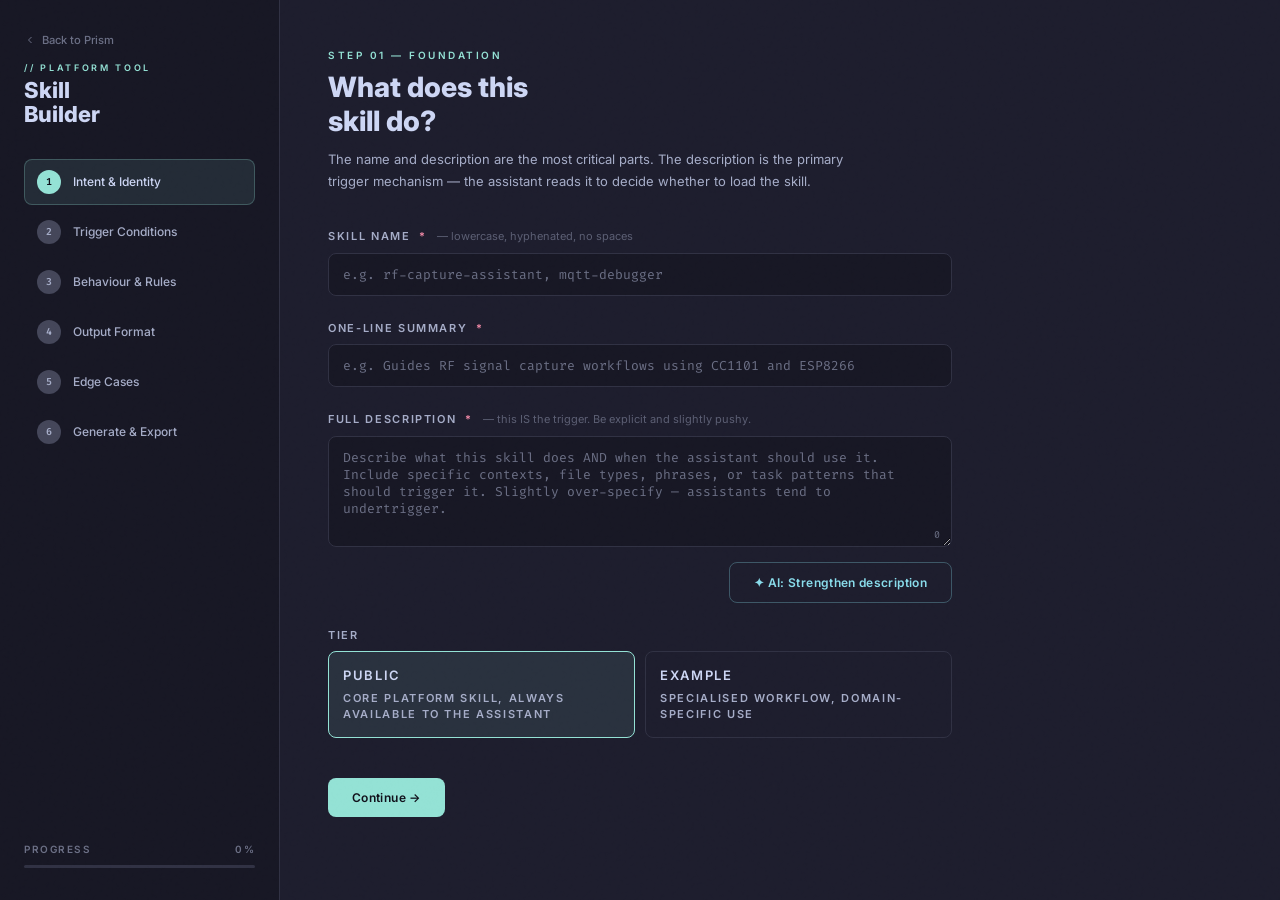
<file: frontend/skill-builder.html>
<!DOCTYPE html>
<html lang="en">
<head>
<meta charset="UTF-8">
<meta name="viewport" content="width=device-width, initial-scale=1.0">
<title>Skill Builder</title>
<link href="https://fonts.googleapis.com/css2?family=Fira+Code:wght@400;500;600&family=Inter:wght@400;500;600;700;800&display=swap" rel="stylesheet">
<style>
  :root {
    --base: #1e1e2e;
    --mantle: #181825;
    --crust: #11111b;
    --surface0: #313244;
    --surface1: #45475a;
    --surface2: #585b70;
    --overlay0: #6c7086;
    --text: #cdd6f4;
    --subtext0: #a6adc8;
    --subtext1: #bac2de;
    --teal: #94e2d5;
    --sky: #89dceb;
    --sapphire: #74c7ec;
    --blue: #89b4fa;
    --lavender: #b4befe;
    --green: #a6e3a1;
    --yellow: #f9e2af;
    --peach: #fab387;
    --red: #f38ba8;
    --accent: var(--teal);
    --accent-dim: rgba(148,226,213,0.10);
    --accent2: var(--red);
    --accent3: var(--sky);
    --bg: var(--base);
    --panel: var(--mantle);
    --border: var(--surface0);
    --border-hi: var(--surface1);
    --muted: var(--overlay0);
    --muted2: var(--surface2);
    --success: var(--green);
    --code: var(--crust);
  }

  * { box-sizing: border-box; margin: 0; padding: 0; }

  body {
    background: var(--bg);
    color: var(--text);
    font-family: 'Inter', -apple-system, BlinkMacSystemFont, 'Segoe UI', Roboto, sans-serif;
    min-height: 100vh;
    overflow-x: hidden;
    font-size: 14px;
    line-height: 1.5;
  }

  /* Subtle noise overlay */
  body::after {
    content: '';
    position: fixed;
    inset: 0;
    background-image: url("data:image/svg+xml,%3Csvg viewBox='0 0 256 256' xmlns='http://www.w3.org/2000/svg'%3E%3Cfilter id='noise'%3E%3CfeTurbulence type='fractalNoise' baseFrequency='0.9' numOctaves='4' stitchTiles='stitch'/%3E%3C/filter%3E%3Crect width='100%25' height='100%25' filter='url(%23noise)' opacity='0.03'/%3E%3C/svg%3E");
    pointer-events: none;
    z-index: 999;
    opacity: 0.25;
  }

  .layout {
    display: grid;
    grid-template-columns: 280px 1fr;
    min-height: 100vh;
  }

  /* Sidebar */
  .sidebar {
    background: var(--panel);
    border-right: 1px solid var(--border);
    padding: 32px 24px;
    position: sticky;
    top: 0;
    height: 100vh;
    display: flex;
    flex-direction: column;
    gap: 32px;
    overflow-y: auto;
  }

  .logo {
    display: flex;
    flex-direction: column;
    gap: 4px;
  }

  .logo-tag {
    font-size: 9px;
    letter-spacing: 0.3em;
    text-transform: uppercase;
    color: var(--accent);
    font-weight: 600;
  }

  .logo-title {
    font-family: 'Inter', sans-serif;
    font-size: 22px;
    font-weight: 800;
    color: var(--text);
    line-height: 1.1;
  }

  /* Steps nav */
  .steps-nav {
    display: flex;
    flex-direction: column;
    gap: 4px;
  }

  .step-item {
    display: flex;
    align-items: center;
    gap: 12px;
    padding: 10px 12px;
    border-radius: 8px;
    cursor: pointer;
    transition: all 0.15s;
    border: 1px solid transparent;
  }

  .step-item:hover { background: var(--surface0); }

  .step-item.active {
    background: var(--accent-dim);
    border-color: rgba(148,226,213,0.25);
  }

  .step-item.completed .step-num { background: var(--success); color: var(--crust); }

  .step-num {
    width: 24px; height: 24px;
    border-radius: 50%;
    background: var(--surface1);
    color: var(--subtext0);
    font-size: 10px;
    font-weight: 600;
    display: flex;
    align-items: center;
    justify-content: center;
    flex-shrink: 0;
    transition: all 0.2s;
    font-family: 'Fira Code', monospace;
  }

  .step-item.active .step-num {
    background: var(--accent);
    color: var(--crust);
  }

  .step-label {
    font-size: 12px;
    color: var(--subtext0);
    transition: color 0.15s;
    font-weight: 500;
  }

  .step-item.active .step-label,
  .step-item.completed .step-label { color: var(--text); }

  /* Progress */
  .progress-wrap {
    margin-top: auto;
  }

  .progress-label {
    font-size: 10px;
    letter-spacing: 0.15em;
    text-transform: uppercase;
    color: var(--muted);
    margin-bottom: 8px;
    display: flex;
    justify-content: space-between;
    font-weight: 600;
  }

  .progress-bar {
    height: 3px;
    background: var(--surface0);
    border-radius: 2px;
    overflow: hidden;
  }

  .progress-fill {
    height: 100%;
    background: var(--accent);
    border-radius: 2px;
    transition: width 0.4s ease;
  }

  /* Main content */
  .main {
    padding: 48px;
    max-width: 720px;
  }

  /* Step panels */
  .step-panel { display: none; }
  .step-panel.active { display: block; }

  .step-header {
    margin-bottom: 36px;
  }

  .step-eyebrow {
    font-size: 10px;
    letter-spacing: 0.25em;
    text-transform: uppercase;
    color: var(--accent);
    margin-bottom: 8px;
    font-weight: 600;
  }

  .step-title {
    font-family: 'Inter', sans-serif;
    font-size: 28px;
    font-weight: 800;
    color: var(--text);
    line-height: 1.2;
    margin-bottom: 10px;
  }

  .step-desc {
    font-size: 13px;
    color: var(--subtext0);
    line-height: 1.7;
    max-width: 520px;
  }

  /* Form fields */
  .field {
    margin-bottom: 24px;
  }

  label {
    display: block;
    font-size: 11px;
    letter-spacing: 0.15em;
    text-transform: uppercase;
    color: var(--subtext0);
    margin-bottom: 8px;
    font-weight: 600;
  }

  label .required { color: var(--accent2); margin-left: 4px; }
  label .hint { color: var(--overlay0); text-transform: none; letter-spacing: 0; font-size: 11px; margin-left: 6px; opacity: 0.8; font-weight: 400; }

  input[type="text"],
  textarea,
  select {
    width: 100%;
    background: var(--panel);
    border: 1px solid var(--border);
    border-radius: 8px;
    padding: 12px 14px;
    color: var(--text);
    font-family: 'Fira Code', monospace;
    font-size: 13px;
    outline: none;
    transition: border-color 0.2s, box-shadow 0.2s;
    resize: vertical;
  }

  input[type="text"]:focus,
  textarea:focus,
  select:focus {
    border-color: var(--accent);
    box-shadow: 0 0 0 3px rgba(148,226,213,0.08);
  }

  input[type="text"]::placeholder,
  textarea::placeholder { color: var(--overlay0); }

  select { appearance: none; cursor: pointer; }
  select option { background: var(--crust); color: var(--text); }

  textarea { min-height: 100px; }

  /* Tag input */
  .tag-wrap {
    background: var(--panel);
    border: 1px solid var(--border);
    border-radius: 8px;
    padding: 8px;
    display: flex;
    flex-wrap: wrap;
    gap: 6px;
    min-height: 48px;
    transition: border-color 0.2s;
    cursor: text;
  }

  .tag-wrap:focus-within {
    border-color: var(--accent);
    box-shadow: 0 0 0 3px rgba(148,226,213,0.08);
  }

  .tag {
    background: var(--accent-dim);
    border: 1px solid rgba(148,226,213,0.25);
    color: var(--accent);
    border-radius: 6px;
    padding: 4px 8px;
    font-size: 11px;
    display: flex;
    align-items: center;
    gap: 6px;
    white-space: nowrap;
    font-family: 'Fira Code', monospace;
    font-weight: 500;
  }

  .tag-remove {
    background: none;
    border: none;
    color: var(--accent);
    cursor: pointer;
    padding: 0;
    font-size: 12px;
    opacity: 0.6;
    line-height: 1;
  }

  .tag-remove:hover { opacity: 1; }

  .tag-input {
    border: none;
    background: transparent;
    color: var(--text);
    font-family: 'Fira Code', monospace;
    font-size: 13px;
    outline: none;
    flex: 1;
    min-width: 120px;
    padding: 4px 6px;
  }

  /* Radio group */
  .radio-group {
    display: grid;
    grid-template-columns: 1fr 1fr;
    gap: 10px;
  }

  .radio-option {
    border: 1px solid var(--border);
    border-radius: 8px;
    padding: 14px;
    cursor: pointer;
    transition: all 0.15s;
    position: relative;
  }

  .radio-option:hover { border-color: var(--surface2); }

  .radio-option input[type="radio"] {
    position: absolute;
    opacity: 0;
    width: 0; height: 0;
  }

  .radio-option.selected {
    border-color: var(--accent);
    background: var(--accent-dim);
  }

  .radio-label {
    font-size: 13px;
    color: var(--text);
    font-weight: 600;
    margin-bottom: 4px;
    display: block;
  }

  .radio-desc {
    font-size: 11px;
    color: var(--subtext0);
    line-height: 1.5;
  }

  /* Textarea with counter */
  .textarea-wrap { position: relative; }
  .char-count {
    position: absolute;
    bottom: 10px;
    right: 12px;
    font-size: 10px;
    color: var(--overlay0);
    pointer-events: none;
    font-family: 'Fira Code', monospace;
  }
  .char-count.warn { color: var(--accent2); }

  /* Divider */
  .divider {
    border: none;
    border-top: 1px solid var(--border);
    margin: 28px 0;
  }

  /* Buttons */
  .btn-row {
    display: flex;
    gap: 10px;
    align-items: center;
    margin-top: 32px;
  }

  .btn {
    padding: 12px 24px;
    border-radius: 8px;
    font-family: 'Inter', sans-serif;
    font-size: 12px;
    font-weight: 600;
    letter-spacing: 0.03em;
    cursor: pointer;
    border: none;
    transition: all 0.15s;
  }

  .btn-primary {
    background: var(--accent);
    color: var(--crust);
  }

  .btn-primary:hover { opacity: 0.88; }
  .btn-primary:active { transform: scale(0.97); }
  .btn-primary:disabled { opacity: 0.35; cursor: not-allowed; transform: none; }

  .btn-ghost {
    background: transparent;
    color: var(--subtext0);
    border: 1px solid var(--border);
  }

  .btn-ghost:hover { border-color: var(--surface2); color: var(--text); }

  .btn-ai {
    background: transparent;
    border: 1px solid rgba(137,220,235,0.3);
    color: var(--accent3);
    display: flex;
    align-items: center;
    gap: 8px;
    margin-left: auto;
  }

  .btn-ai:hover { background: rgba(137,220,235,0.06); border-color: var(--accent3); }
  .btn-ai:disabled { opacity: 0.35; cursor: not-allowed; }

  .btn-ai .spinner {
    width: 12px; height: 12px;
    border: 1.5px solid currentColor;
    border-top-color: transparent;
    border-radius: 50%;
    animation: spin 0.7s linear infinite;
    display: none;
  }

  .btn-ai.loading .spinner { display: block; }
  .btn-ai.loading .btn-ai-label { opacity: 0.6; }

  @keyframes spin { to { transform: rotate(360deg); } }

  /* AI suggestion box */
  .ai-suggestion {
    background: rgba(137,220,235,0.05);
    border: 1px solid rgba(137,220,235,0.2);
    border-radius: 8px;
    padding: 14px;
    font-size: 12px;
    color: var(--accent3);
    line-height: 1.7;
    margin-top: 10px;
    display: none;
    white-space: pre-wrap;
    font-family: 'Fira Code', monospace;
  }

  .ai-suggestion.visible { display: block; }

  .ai-suggestion-header {
    font-size: 9px;
    letter-spacing: 0.2em;
    text-transform: uppercase;
    color: var(--accent3);
    opacity: 0.6;
    margin-bottom: 6px;
    font-weight: 600;
  }

  .apply-btn {
    margin-top: 10px;
    font-size: 11px;
    padding: 6px 12px;
    background: rgba(137,220,235,0.1);
    border: 1px solid rgba(137,220,235,0.3);
    border-radius: 6px;
    color: var(--accent3);
    cursor: pointer;
    font-family: 'Inter', sans-serif;
    font-weight: 600;
    transition: all 0.15s;
  }

  .apply-btn:hover { background: rgba(137,220,235,0.18); }

  /* Output panel */
  .output-header {
    display: flex;
    align-items: center;
    justify-content: space-between;
    margin-bottom: 16px;
  }

  .output-box {
    background: var(--code);
    border: 1px solid var(--border);
    border-radius: 10px;
    overflow: hidden;
  }

  .output-toolbar {
    background: var(--panel);
    border-bottom: 1px solid var(--border);
    padding: 10px 16px;
    display: flex;
    align-items: center;
    justify-content: space-between;
  }

  .output-toolbar-left {
    font-size: 10px;
    letter-spacing: 0.15em;
    text-transform: uppercase;
    color: var(--overlay0);
    font-weight: 600;
  }

  .copy-btn {
    background: var(--surface1);
    border: none;
    border-radius: 6px;
    padding: 5px 12px;
    font-family: 'Inter', sans-serif;
    font-size: 10px;
    color: var(--text);
    cursor: pointer;
    transition: all 0.15s;
    letter-spacing: 0.05em;
    font-weight: 600;
  }

  .copy-btn:hover { background: var(--surface2); }
  .copy-btn.copied { background: var(--success); color: var(--crust); }

  .output-code {
    padding: 24px;
    font-size: 12px;
    line-height: 1.8;
    color: var(--subtext1);
    white-space: pre-wrap;
    overflow-x: auto;
    max-height: 600px;
    overflow-y: auto;
    font-family: 'Fira Code', monospace;
  }

  /* Validation */
  .validation-list {
    display: flex;
    flex-direction: column;
    gap: 8px;
    margin-bottom: 24px;
  }

  .validation-item {
    display: flex;
    align-items: center;
    gap: 10px;
    font-size: 12px;
  }

  .v-dot {
    width: 8px; height: 8px;
    border-radius: 50%;
    flex-shrink: 0;
  }

  .v-dot.ok { background: var(--success); }
  .v-dot.warn { background: var(--yellow); }
  .v-dot.err { background: var(--accent2); }

  .v-label { color: var(--text); font-weight: 500; }
  .v-note { color: var(--overlay0); font-size: 11px; margin-left: auto; font-family: 'Fira Code', monospace; }

  /* Section heading inside step */
  .field-section {
    font-size: 10px;
    letter-spacing: 0.2em;
    text-transform: uppercase;
    color: var(--overlay0);
    margin-bottom: 16px;
    padding-bottom: 8px;
    border-bottom: 1px solid var(--border);
    font-weight: 600;
  }

  /* Back link */
  .back-link {
    text-decoration: none;
    color: var(--overlay0);
    font-size: 0.7rem;
    display: flex;
    align-items: center;
    gap: 0.35rem;
    margin-bottom: 0.5rem;
    transition: color 0.15s;
    font-weight: 500;
  }
  .back-link:hover { color: var(--accent); }

  /* Responsive */
  @media (max-width: 768px) {
    .layout { grid-template-columns: 1fr; }
    .sidebar { position: static; height: auto; }
    .main { padding: 24px; }
    .radio-group { grid-template-columns: 1fr; }
  }
</style>
</head>
<body>
<div class="layout">

  <!-- Sidebar -->
  <aside class="sidebar">
    <div class="logo">
      <a href="/" class="back-link" title="Back to Prism UI">
        <svg width="12" height="12" viewBox="0 0 24 24" fill="none" stroke="currentColor" stroke-width="2"><polyline points="15 18 9 12 15 6"></polyline></svg> Back to Prism
      </a>
      <div class="logo-tag">// Platform Tool</div>
      <div class="logo-title">Skill<br>Builder</div>
    </div>

    <nav class="steps-nav" id="stepsNav">
      <div class="step-item active" data-step="1" onclick="goToStep(1)">
        <div class="step-num">1</div>
        <div class="step-label">Intent & Identity</div>
      </div>
      <div class="step-item" data-step="2" onclick="goToStep(2)">
        <div class="step-num">2</div>
        <div class="step-label">Trigger Conditions</div>
      </div>
      <div class="step-item" data-step="3" onclick="goToStep(3)">
        <div class="step-num">3</div>
        <div class="step-label">Behaviour & Rules</div>
      </div>
      <div class="step-item" data-step="4" onclick="goToStep(4)">
        <div class="step-num">4</div>
        <div class="step-label">Output Format</div>
      </div>
      <div class="step-item" data-step="5" onclick="goToStep(5)">
        <div class="step-num">5</div>
        <div class="step-label">Edge Cases</div>
      </div>
      <div class="step-item" data-step="6" onclick="goToStep(6)">
        <div class="step-num">6</div>
        <div class="step-label">Generate & Export</div>
      </div>
    </nav>

    <div class="progress-wrap">
      <div class="progress-label">
        <span>Progress</span>
        <span id="progressPct">0%</span>
      </div>
      <div class="progress-bar">
        <div class="progress-fill" id="progressFill" style="width:0%"></div>
      </div>
    </div>
  </aside>

  <!-- Main -->
  <main class="main">

    <!-- Step 1: Intent & Identity -->
    <div class="step-panel active" id="step1">
      <div class="step-header">
        <div class="step-eyebrow">Step 01 — Foundation</div>
        <h1 class="step-title">What does this<br>skill do?</h1>
        <p class="step-desc">The name and description are the most critical parts. The description is the primary trigger mechanism — the assistant reads it to decide whether to load the skill.</p>
      </div>

      <div class="field">
        <label>Skill Name <span class="required">*</span> <span class="hint">— lowercase, hyphenated, no spaces</span></label>
        <input type="text" id="skillName" placeholder="e.g. rf-capture-assistant, mqtt-debugger" oninput="updateProgress()" />
      </div>

      <div class="field">
        <label>One-line Summary <span class="required">*</span></label>
        <input type="text" id="skillSummary" placeholder="e.g. Guides RF signal capture workflows using CC1101 and ESP8266" oninput="updateProgress()" />
      </div>

      <div class="field">
        <label>Full Description <span class="required">*</span> <span class="hint">— this IS the trigger. Be explicit and slightly pushy.</span></label>
        <div class="textarea-wrap">
          <textarea id="skillDesc" rows="5" placeholder="Describe what this skill does AND when the assistant should use it. Include specific contexts, file types, phrases, or task patterns that should trigger it. Slightly over-specify — assistants tend to undertrigger." oninput="updateCharCount('skillDesc','descCount'); updateProgress()"></textarea>
          <span class="char-count" id="descCount">0</span>
        </div>
        <div class="btn-row" style="margin-top:10px;">
          <button class="btn btn-ai" id="aiDescBtn" onclick="aiImproveDesc()">
            <div class="spinner"></div>
            <span class="btn-ai-label">✦ AI: Strengthen description</span>
          </button>
        </div>
        <div class="ai-suggestion" id="descSuggestion">
          <div class="ai-suggestion-header">// AI Suggestion</div>
          <div id="descSuggestionText"></div>
          <button class="apply-btn" onclick="applyDescSuggestion()">Apply suggestion →</button>
        </div>
      </div>

      <div class="field">
        <label>Tier</label>
        <div class="radio-group">
          <label class="radio-option selected" id="tierPublic" onclick="selectTier('public')">
            <input type="radio" name="tier" value="public" checked>
            <span class="radio-label">Public</span>
            <span class="radio-desc">Core platform skill, always available to the assistant</span>
          </label>
          <label class="radio-option" id="tierExample" onclick="selectTier('example')">
            <input type="radio" name="tier" value="example">
            <span class="radio-label">Example</span>
            <span class="radio-desc">Specialised workflow, domain-specific use</span>
          </label>
        </div>
      </div>

      <div class="btn-row">
        <button class="btn btn-primary" onclick="nextStep(1)">Continue →</button>
      </div>
    </div>

    <!-- Step 2: Trigger Conditions -->
    <div class="step-panel" id="step2">
      <div class="step-header">
        <div class="step-eyebrow">Step 02 — Triggering</div>
        <h1 class="step-title">When should it<br>fire?</h1>
        <p class="step-desc">Define the exact phrases, contexts, and file types that should activate this skill. Also define what should NOT trigger it to prevent false positives.</p>
      </div>

      <div class="field">
        <label>Trigger Phrases <span class="hint">— press Enter to add each one</span></label>
        <div class="tag-wrap" id="triggerWrap" onclick="focusTriggerInput()">
          <input class="tag-input" id="triggerInput" placeholder='Type a phrase, press Enter...' onkeydown="handleTagInput(event, 'triggers')" />
        </div>
      </div>

      <div class="field">
        <label>File Types / Extensions <span class="hint">— e.g. .docx, .pptx, .csv</span></label>
        <div class="tag-wrap" id="fileTypeWrap" onclick="focusFileInput()">
          <input class="tag-input" id="fileTypeInput" placeholder='Type extension, press Enter...' onkeydown="handleTagInput(event, 'fileTypes')" />
        </div>
      </div>

      <div class="field">
        <label>Explicit Exclusions <span class="hint">— what should NOT trigger this skill</span></label>
        <textarea id="exclusions" rows="3" placeholder="e.g. Do NOT trigger for simple single-step queries. Do NOT use when the deliverable is a Word doc, not a spreadsheet."></textarea>
      </div>

      <div class="field">
        <label>Complexity threshold</label>
        <div class="radio-group">
          <label class="radio-option selected" id="complexSimple" onclick="selectComplexity('simple')">
            <input type="radio" name="complexity" value="simple" checked>
            <span class="radio-label">Any complexity</span>
            <span class="radio-desc">Fires even on simple one-step requests</span>
          </label>
          <label class="radio-option" id="complexMulti" onclick="selectComplexity('multi')">
            <input type="radio" name="complexity" value="multi">
            <span class="radio-label">Multi-step only</span>
            <span class="radio-desc">Only fires for complex, multi-part tasks</span>
          </label>
        </div>
      </div>

      <div class="btn-row">
        <button class="btn btn-ghost" onclick="prevStep(2)">← Back</button>
        <button class="btn btn-primary" onclick="nextStep(2)">Continue →</button>
        <button class="btn btn-ai" id="aiTriggerBtn" onclick="aiSuggestTriggers()">
          <div class="spinner"></div>
          <span class="btn-ai-label">✦ AI: Suggest triggers</span>
        </button>
      </div>
      <div class="ai-suggestion" id="triggerSuggestion">
        <div class="ai-suggestion-header">// AI Suggestion</div>
        <div id="triggerSuggestionText"></div>
      </div>
    </div>

    <!-- Step 3: Behaviour & Rules -->
    <div class="step-panel" id="step3">
      <div class="step-header">
        <div class="step-eyebrow">Step 03 — Instructions</div>
        <h1 class="step-title">How should it<br>behave?</h1>
        <p class="step-desc">The body of the SKILL.md — the step-by-step instructions the assistant follows when the skill triggers. Be explicit. Avoid ambiguity.</p>
      </div>

      <div class="field">
        <label>Overview / Purpose <span class="hint">— one paragraph explaining the skill's role</span></label>
        <textarea id="overview" rows="3" placeholder="e.g. This skill guides the assistant through RF capture workflows, ensuring correct wiring verification before any capture session and safe frequency handling..."></textarea>
      </div>

      <div class="field">
        <label>Step-by-step Instructions <span class="hint">— numbered steps the assistant must follow</span></label>
        <textarea id="instructions" rows="8" placeholder="1. First, always verify hardware connections before proceeding&#10;2. Check that the CC1101 is responding on SPI...&#10;3. ..."></textarea>
      </div>

      <div class="field">
        <label>DO Rules <span class="hint">— explicit positive requirements</span></label>
        <textarea id="doRules" rows="4" placeholder="- Always verify board-specific datasheets before wiring guidance&#10;- Always provide color-coded wire diagrams&#10;- Always confirm frequency is legal in user's region"></textarea>
      </div>

      <div class="field">
        <label>DO NOT Rules <span class="hint">— hard prohibitions</span></label>
        <textarea id="dontRules" rows="4" placeholder="- Do NOT provide confident pin assignments without verified datasheet&#10;- Do NOT suggest frequencies without legal verification&#10;- Do NOT skip hardware verification step"></textarea>
      </div>

      <div class="btn-row">
        <button class="btn btn-ghost" onclick="prevStep(3)">← Back</button>
        <button class="btn btn-primary" onclick="nextStep(3)">Continue →</button>
        <button class="btn btn-ai" id="aiBehaviourBtn" onclick="aiSuggestBehaviour()">
          <div class="spinner"></div>
          <span class="btn-ai-label">✦ AI: Draft instructions</span>
        </button>
      </div>
      <div class="ai-suggestion" id="behaviourSuggestion">
        <div class="ai-suggestion-header">// AI Suggestion</div>
        <div id="behaviourSuggestionText"></div>
        <button class="apply-btn" onclick="applyBehaviourSuggestion()">Apply to instructions →</button>
      </div>
    </div>

    <!-- Step 4: Output Format -->
    <div class="step-panel" id="step4">
      <div class="step-header">
        <div class="step-eyebrow">Step 04 — Output</div>
        <h1 class="step-title">What does it<br>produce?</h1>
        <p class="step-desc">Define the expected output — files, formats, structure. This tells the assistant exactly what success looks like.</p>
      </div>

      <div class="field">
        <label>Primary Output Type</label>
        <select id="outputType">
          <option value="none">No file output — in-conversation response</option>
          <option value="markdown">.md — Markdown document</option>
          <option value="docx">.docx — Word document</option>
          <option value="pdf">.pdf — PDF document</option>
          <option value="pptx">.pptx — PowerPoint presentation</option>
          <option value="xlsx">.xlsx — Spreadsheet</option>
          <option value="html">.html — HTML artifact</option>
          <option value="code">Code file(s)</option>
          <option value="multiple">Multiple file types</option>
          <option value="custom">Custom / other</option>
        </select>
      </div>

      <div class="field">
        <label>Output Structure <span class="hint">— describe the shape of the output</span></label>
        <textarea id="outputStructure" rows="4" placeholder="e.g. A .md file with sections: Overview, Wiring Diagram, Capture Commands, Troubleshooting. Always ends with a safety checklist.&#10;&#10;Or: Inline response only — numbered steps, no headers, plain prose."></textarea>
      </div>

      <div class="field">
        <label>Tone / Style</label>
        <select id="outputTone">
          <option value="technical">Technical — precise, exact commands, no fluff</option>
          <option value="concierge">Concierge — warm, guided, one step at a time</option>
          <option value="analytical">Analytical — data-driven, shows workings</option>
          <option value="educational">Educational — explains concepts alongside instructions</option>
          <option value="brutal">Brutally concise — minimum words, maximum signal</option>
          <option value="custom">Custom (describe in notes)</option>
        </select>
      </div>

      <div class="field">
        <label>Output Notes <span class="hint">— anything else about format or quality standards</span></label>
        <textarea id="outputNotes" rows="3" placeholder="e.g. Always show exact commands in code blocks. Never summarise hardware pin assignments — always show the full table."></textarea>
      </div>

      <div class="btn-row">
        <button class="btn btn-ghost" onclick="prevStep(4)">← Back</button>
        <button class="btn btn-primary" onclick="nextStep(4)">Continue →</button>
      </div>
    </div>

    <!-- Step 5: Edge Cases -->
    <div class="step-panel" id="step5">
      <div class="step-header">
        <div class="step-eyebrow">Step 05 — Robustness</div>
        <h1 class="step-title">What could go<br>wrong?</h1>
        <p class="step-desc">Edge cases, failure modes, and ambiguous situations. A skill without these will silently degrade on unusual inputs.</p>
      </div>

      <div class="field">
        <label>Known Edge Cases <span class="hint">— situations that need special handling</span></label>
        <textarea id="edgeCases" rows="5" placeholder="e.g. If the user uploads a file but doesn't specify format, default to .xlsx.&#10;If the user asks for both PDF and DOCX output, produce both.&#10;If the task is ambiguous between two skills, prefer X over Y because..."></textarea>
      </div>

      <div class="field">
        <label>Dependencies / Compatibility <span class="hint">— tools, libraries, platform requirements</span></label>
        <textarea id="dependencies" rows="3" placeholder="e.g. Requires bash_tool for file creation. Requires python3 with pypdf installed. Only works in the assistant Code, not the assistant.ai."></textarea>
      </div>

      <div class="field">
        <label>Related Skills <span class="hint">— skills this might conflict or overlap with</span></label>
        <textarea id="relatedSkills" rows="3" placeholder="e.g. Overlaps with pdf-reading for extraction tasks — prefer this skill when the task also involves creation.&#10;Conflicts with docx when output type is ambiguous."></textarea>
      </div>

      <div class="field">
        <label>Additional Notes <span class="hint">— anything else the skill author wants to capture</span></label>
        <textarea id="additionalNotes" rows="3" placeholder="Free-form notes, caveats, version history, known issues..."></textarea>
      </div>

      <div class="btn-row">
        <button class="btn btn-ghost" onclick="prevStep(5)">← Back</button>
        <button class="btn btn-primary" onclick="nextStep(5)">Generate Skill →</button>
        <button class="btn btn-ai" id="aiEdgeBtn" onclick="aiSuggestEdgeCases()">
          <div class="spinner"></div>
          <span class="btn-ai-label">✦ AI: Suggest edge cases</span>
        </button>
      </div>
      <div class="ai-suggestion" id="edgeSuggestion">
        <div class="ai-suggestion-header">// AI Suggestion</div>
        <div id="edgeSuggestionText"></div>
        <button class="apply-btn" onclick="applyEdgeSuggestion()">Apply to edge cases →</button>
      </div>
    </div>

    <!-- Step 6: Generate -->
    <div class="step-panel" id="step6">
      <div class="step-header">
        <div class="step-eyebrow">Step 06 — Export</div>
        <h1 class="step-title">Your SKILL.md</h1>
        <p class="step-desc">Generated from your inputs. Copy this into a <code style="color:var(--accent);font-size:12px;font-family:'Fira Code',monospace">SKILL.md</code> file inside your skill folder at <code style="color:var(--accent);font-size:12px;font-family:'Fira Code',monospace">/mnt/skills/</code>.</p>
      </div>

      <div class="validation-list" id="validationList"></div>

      <div class="output-box">
        <div class="output-toolbar">
          <span class="output-toolbar-left">// SKILL.md</span>
          <button class="copy-btn" id="copyBtn" onclick="copyOutput()">Copy</button>
        </div>
        <pre class="output-code" id="outputCode"></pre>
      </div>

      <div class="btn-row" style="margin-top:24px;">
        <button class="btn btn-ghost" onclick="prevStep(6)">← Back</button>
        <button class="btn btn-ai" id="aiRefineBtn" onclick="aiRefineSkill()">
          <div class="spinner"></div>
          <span class="btn-ai-label">✦ AI: Refine entire skill</span>
        </button>
      </div>
      <div class="ai-suggestion" id="refineSuggestion">
        <div class="ai-suggestion-header">// AI Refinement</div>
        <div id="refineSuggestionText"></div>
        <button class="apply-btn" onclick="applyRefinedSkill()">Replace with refined version →</button>
      </div>
    </div>

  </main>
</div>

<script>
  // State
  const state = {
    currentStep: 1,
    totalSteps: 6,
    tier: 'public',
    complexity: 'simple',
    outputType: 'none',
    triggers: [],
    fileTypes: [],
    aiDescSuggestion: '',
    aiBehaviourSuggestion: '',
    aiEdgeSuggestion: '',
    aiRefinedSkill: ''
  };

  // Navigation
  function goToStep(n) {
    document.querySelectorAll('.step-panel').forEach(p => p.classList.remove('active'));
    document.querySelectorAll('.step-item').forEach(i => i.classList.remove('active'));
    document.getElementById('step' + n).classList.add('active');
    document.querySelector('[data-step="' + n + '"]').classList.add('active');
    state.currentStep = n;
    updateProgress();
    if (n === 6) generateOutput();
  }

  function nextStep(current) {
    if (current < state.totalSteps) goToStep(current + 1);
    markCompleted(current);
  }

  function prevStep(current) {
    if (current > 1) goToStep(current - 1);
  }

  function markCompleted(step) {
    const item = document.querySelector('[data-step="' + step + '"]');
    if (item) item.classList.add('completed');
  }

  function updateProgress() {
    const filled = document.querySelectorAll('.step-item.completed').length;
    const pct = Math.round((filled / state.totalSteps) * 100);
    document.getElementById('progressFill').style.width = pct + '%';
    document.getElementById('progressPct').textContent = pct + '%';
  }

  // Tier selection
  function selectTier(val) {
    state.tier = val;
    document.getElementById('tierPublic').classList.toggle('selected', val === 'public');
    document.getElementById('tierExample').classList.toggle('selected', val === 'example');
  }

  // Complexity selection
  function selectComplexity(val) {
    state.complexity = val;
    document.getElementById('complexSimple').classList.toggle('selected', val === 'simple');
    document.getElementById('complexMulti').classList.toggle('selected', val === 'multi');
  }

  // Tag inputs
  function handleTagInput(e, type) {
    if (e.key === 'Enter') {
      e.preventDefault();
      const inputId = type === 'triggers' ? 'triggerInput' : 'fileTypeInput';
      const wrapId  = type === 'triggers' ? 'triggerWrap'  : 'fileTypeWrap';
      const val = document.getElementById(inputId).value.trim();
      if (!val) return;
      if (type === 'triggers' && !state.triggers.includes(val)) {
        state.triggers.push(val);
        renderTags('triggers', 'triggerWrap', 'triggerInput');
      } else if (type === 'fileTypes' && !state.fileTypes.includes(val)) {
        state.fileTypes.push(val);
        renderTags('fileTypes', 'fileTypeWrap', 'fileTypeInput');
      }
    }
  }

  function renderTags(type, wrapId, inputId) {
    const wrap = document.getElementById(wrapId);
    const arr = type === 'triggers' ? state.triggers : state.fileTypes;
    const existing = wrap.querySelectorAll('.tag');
    existing.forEach(t => t.remove());
    arr.forEach((val, i) => {
      const tag = document.createElement('div');
      tag.className = 'tag';
      tag.innerHTML = `${val}<button class="tag-remove" onclick="removeTag('${type}',${i})">×</button>`;
      wrap.insertBefore(tag, wrap.querySelector('input'));
    });
    document.getElementById(inputId).value = '';
  }

  function removeTag(type, i) {
    if (type === 'triggers') state.triggers.splice(i, 1);
    else state.fileTypes.splice(i, 1);
    const wrapId  = type === 'triggers' ? 'triggerWrap'  : 'fileTypeWrap';
    const inputId = type === 'triggers' ? 'triggerInput' : 'fileTypeInput';
    renderTags(type, wrapId, inputId);
  }

  function focusTriggerInput() { document.getElementById('triggerInput').focus(); }
  function focusFileInput()    { document.getElementById('fileTypeInput').focus(); }

  // Char count
  function updateCharCount(textareaId, counterId) {
    const len = document.getElementById(textareaId).value.length;
    const el  = document.getElementById(counterId);
    el.textContent = len;
    el.classList.toggle('warn', len > 800);
  }

  // Collect all data
  function collectData() {
    return {
      name:         document.getElementById('skillName').value.trim(),
      summary:      document.getElementById('skillSummary').value.trim(),
      desc:         document.getElementById('skillDesc').value.trim(),
      tier:         state.tier,
      triggers:     state.triggers,
      fileTypes:    state.fileTypes,
      exclusions:   document.getElementById('exclusions').value.trim(),
      complexity:   state.complexity,
      overview:     document.getElementById('overview').value.trim(),
      instructions: document.getElementById('instructions').value.trim(),
      doRules:      document.getElementById('doRules').value.trim(),
      dontRules:    document.getElementById('dontRules').value.trim(),
      outputType:   document.getElementById('outputType').value,
      outputStruct: document.getElementById('outputStructure').value.trim(),
      outputTone:   document.getElementById('outputTone').value,
      outputNotes:  document.getElementById('outputNotes').value.trim(),
      edgeCases:    document.getElementById('edgeCases').value.trim(),
      dependencies: document.getElementById('dependencies').value.trim(),
      relatedSkills:document.getElementById('relatedSkills').value.trim(),
      notes:        document.getElementById('additionalNotes').value.trim()
    };
  }

  // Generate SKILL.md
  function generateOutput() {
    const d = collectData();
    let md = '';

    // Frontmatter
    md += `---\n`;
    md += `name: ${d.name || 'unnamed-skill'}\n`;
    const descForFrontmatter = d.desc || d.summary || 'No description provided.';
    md += `description: "${descForFrontmatter.replace(/"/g, '\\"')}"\n`;
    if (d.dependencies) md += `compatibility: "${d.dependencies.replace(/"/g, '\\"')}"\n`;
    md += `---\n\n`;

    // Title
    md += `# ${d.name || 'Skill'}\n\n`;

    // Overview
    if (d.overview) {
      md += `## Overview\n\n${d.overview}\n\n`;
    }

    // Triggers summary
    if (d.triggers.length || d.fileTypes.length || d.exclusions) {
      md += `## When to Use\n\n`;
      if (d.triggers.length) {
        md += `**Trigger phrases:** ${d.triggers.join(', ')}\n\n`;
      }
      if (d.fileTypes.length) {
        md += `**File types:** ${d.fileTypes.join(', ')}\n\n`;
      }
      if (d.complexity === 'multi') {
        md += `**Complexity:** Only trigger for multi-step, complex tasks — not simple single-step queries.\n\n`;
      }
      if (d.exclusions) {
        md += `**Do NOT trigger when:**\n${d.exclusions}\n\n`;
      }
    }

    // Instructions
    if (d.instructions) {
      md += `## Instructions\n\n${d.instructions}\n\n`;
    }

    // Do / Don't
    if (d.doRules || d.dontRules) {
      md += `## Rules\n\n`;
      if (d.doRules) md += `### Always\n\n${d.doRules}\n\n`;
      if (d.dontRules) md += `### Never\n\n${d.dontRules}\n\n`;
    }

    // Output
    if (d.outputType !== 'none' || d.outputStruct || d.outputNotes) {
      md += `## Output\n\n`;
      if (d.outputType !== 'none') md += `**Primary format:** ${d.outputType}\n\n`;
      if (d.outputTone)   md += `**Tone:** ${d.outputTone}\n\n`;
      if (d.outputStruct) md += `**Structure:**\n${d.outputStruct}\n\n`;
      if (d.outputNotes)  md += `**Quality standards:**\n${d.outputNotes}\n\n`;
    }

    // Edge cases
    if (d.edgeCases) {
      md += `## Edge Cases\n\n${d.edgeCases}\n\n`;
    }

    // Related skills
    if (d.relatedSkills) {
      md += `## Related Skills\n\n${d.relatedSkills}\n\n`;
    }

    // Additional notes
    if (d.notes) {
      md += `## Notes\n\n${d.notes}\n\n`;
    }

    document.getElementById('outputCode').textContent = md.trim();
    runValidation(d);
  }

  // Validation
  function runValidation(d) {
    const items = [
      { ok: !!d.name,         label: 'Skill name defined',             note: d.name || 'missing' },
      { ok: d.desc.length > 60, label: 'Description is substantive',  note: d.desc.length + ' chars' },
      { ok: d.triggers.length > 0, label: 'Trigger phrases defined',  note: d.triggers.length + ' phrases' },
      { ok: !!d.instructions, label: 'Instructions provided',          note: d.instructions ? 'present' : 'empty' },
      { ok: !!d.doRules || !!d.dontRules, label: 'Rules defined',     note: 'DO / DO NOT' },
      { ok: !!d.edgeCases,    label: 'Edge cases covered',             note: d.edgeCases ? 'present' : 'consider adding' }
    ];

    const list = document.getElementById('validationList');
    list.innerHTML = items.map(item => `
      <div class="validation-item">
        <div class="v-dot ${item.ok ? 'ok' : 'warn'}"></div>
        <span class="v-label">${item.label}</span>
        <span class="v-note">${item.note}</span>
      </div>
    `).join('');
  }

  // Copy
  function copyOutput() {
    const text = document.getElementById('outputCode').textContent;
    navigator.clipboard.writeText(text).then(() => {
      const btn = document.getElementById('copyBtn');
      btn.textContent = 'Copied!';
      btn.classList.add('copied');
      setTimeout(() => { btn.textContent = 'Copy'; btn.classList.remove('copied'); }, 2000);
    });
  }

  // === AI FUNCTIONS ===

  async function callthe assistant(systemPrompt, userPrompt, btnId) {
    const btn = document.getElementById(btnId);
    btn.disabled = true;
    btn.classList.add('loading');
    try {
      const res = await fetch("https://api.anthropic.com/v1/messages", {
        method: "POST",
        headers: { "Content-Type": "application/json" },
        body: JSON.stringify({
          model: "the assistant-sonnet-4-20250514",
          max_tokens: 1000,
          system: systemPrompt,
          messages: [{ role: "user", content: userPrompt }]
        })
      });
      const data = await res.json();
      if (data.error) return `Error: ${data.error.message}`;
      return data.content.filter(b => b.type === "text").map(b => b.text).join("").trim();
    } catch (e) {
      return `Network error: ${e.message}`;
    } finally {
      btn.disabled = false;
      btn.classList.remove('loading');
    }
  }

  async function aiImproveDesc() {
    const name    = document.getElementById('skillName').value.trim();
    const summary = document.getElementById('skillSummary').value.trim();
    const current = document.getElementById('skillDesc').value.trim();

    const result = await callthe assistant(
      `You are an expert at writing skill descriptions for an AI assistant platform. Skill descriptions are the PRIMARY trigger mechanism — the assistant reads them to decide whether to load the skill. They must be explicit, specific, and slightly "pushy" to avoid undertriggering. Do NOT use markdown headers, bullet points, or lists. Return only the improved description text, nothing else.`,
      `Skill name: ${name}\nSummary: ${summary}\nCurrent description: ${current || '(empty)'}\n\nWrite an improved version that is more specific about when to trigger, covers more edge cases, and is slightly pushy about using the skill. Keep it to 2-4 sentences.`,
      'aiDescBtn'
    );

    state.aiDescSuggestion = result;
    document.getElementById('descSuggestionText').textContent = result;
    document.getElementById('descSuggestion').classList.add('visible');
  }

  function applyDescSuggestion() {
    document.getElementById('skillDesc').value = state.aiDescSuggestion;
    updateCharCount('skillDesc', 'descCount');
    document.getElementById('descSuggestion').classList.remove('visible');
  }

  async function aiSuggestTriggers() {
    const name    = document.getElementById('skillName').value.trim();
    const desc    = document.getElementById('skillDesc').value.trim();
    const summary = document.getElementById('skillSummary').value.trim();

    const result = await callthe assistant(
      `You are an expert at designing skill triggering systems for AI assistants. Given a skill's name and description, suggest trigger phrases, exclusions, and file types. Return a plain text list — no markdown, no headers. Format: "Trigger phrases: x, y, z" then newline "Exclusions: ..." then newline "File types: ..." Use only what's relevant; omit sections that don't apply.`,
      `Skill: ${name}\nDescription: ${desc || summary}\n\nSuggest specific trigger phrases, any file type associations, and explicit exclusions to prevent false positives.`,
      'aiTriggerBtn'
    );

    document.getElementById('triggerSuggestionText').textContent = result;
    document.getElementById('triggerSuggestion').classList.add('visible');
  }

  async function aiSuggestBehaviour() {
    const name    = document.getElementById('skillName').value.trim();
    const desc    = document.getElementById('skillDesc').value.trim();
    const summary = document.getElementById('skillSummary').value.trim();

    const result = await callthe assistant(
      `You are an expert at writing step-by-step instructions for AI skill files. Write clear, numbered instructions that an AI assistant would follow when this skill triggers. Be specific, technical, and unambiguous. Include DO and DO NOT rules at the end. Plain text only — no markdown headers.`,
      `Skill: ${name}\nDescription: ${desc || summary}\n\nDraft the instructions section of the SKILL.md. Number each step. After the steps, add 3-4 "Always" rules and 3-4 "Never" rules on separate lines.`,
      'aiBehaviourBtn'
    );

    state.aiBehaviourSuggestion = result;
    document.getElementById('behaviourSuggestionText').textContent = result;
    document.getElementById('behaviourSuggestion').classList.add('visible');
  }

  function applyBehaviourSuggestion() {
    document.getElementById('instructions').value = state.aiBehaviourSuggestion;
    document.getElementById('behaviourSuggestion').classList.remove('visible');
  }

  async function aiSuggestEdgeCases() {
    const d = collectData();

    const result = await callthe assistant(
      `You are an expert at anticipating failure modes and edge cases in AI skill design. Given a skill's purpose and rules, identify the most likely edge cases, conflicts with other skills, and ambiguous situations. Be specific and practical. Plain text, numbered list.`,
      `Skill: ${d.name}\nDescription: ${d.desc || d.summary}\nInstructions: ${d.instructions}\nDO: ${d.doRules}\nDON'T: ${d.dontRules}\n\nList the top 4-6 edge cases this skill should explicitly handle, and any potential conflicts with other skills.`,
      'aiEdgeBtn'
    );

    state.aiEdgeSuggestion = result;
    document.getElementById('edgeSuggestionText').textContent = result;
    document.getElementById('edgeSuggestion').classList.add('visible');
  }

  function applyEdgeSuggestion() {
    document.getElementById('edgeCases').value = state.aiEdgeSuggestion;
    document.getElementById('edgeSuggestion').classList.remove('visible');
  }

  async function aiRefineSkill() {
    const current = document.getElementById('outputCode').textContent;

    const result = await callthe assistant(
      `You are an expert at writing SKILL.md files for an AI assistant platform. Given a draft SKILL.md, refine it to be cleaner, more precise, better structured, and with a stronger description that will reliably trigger. Return ONLY the complete refined SKILL.md — no commentary, no preamble, no code fences.`,
      `Here is the current SKILL.md:\n\n${current}\n\nRefine it. Keep all the user's intent. Improve: description trigger strength, instruction clarity, rule specificity, and overall structure. Return only the complete file.`,
      'aiRefineBtn'
    );

    state.aiRefinedSkill = result;
    document.getElementById('refineSuggestionText').textContent = result.substring(0, 300) + (result.length > 300 ? '...' : '');
    document.getElementById('refineSuggestion').classList.add('visible');
  }

  function applyRefinedSkill() {
    document.getElementById('outputCode').textContent = state.aiRefinedSkill;
    document.getElementById('refineSuggestion').classList.remove('visible');
  }
</script>
</body>
</html>
</file>
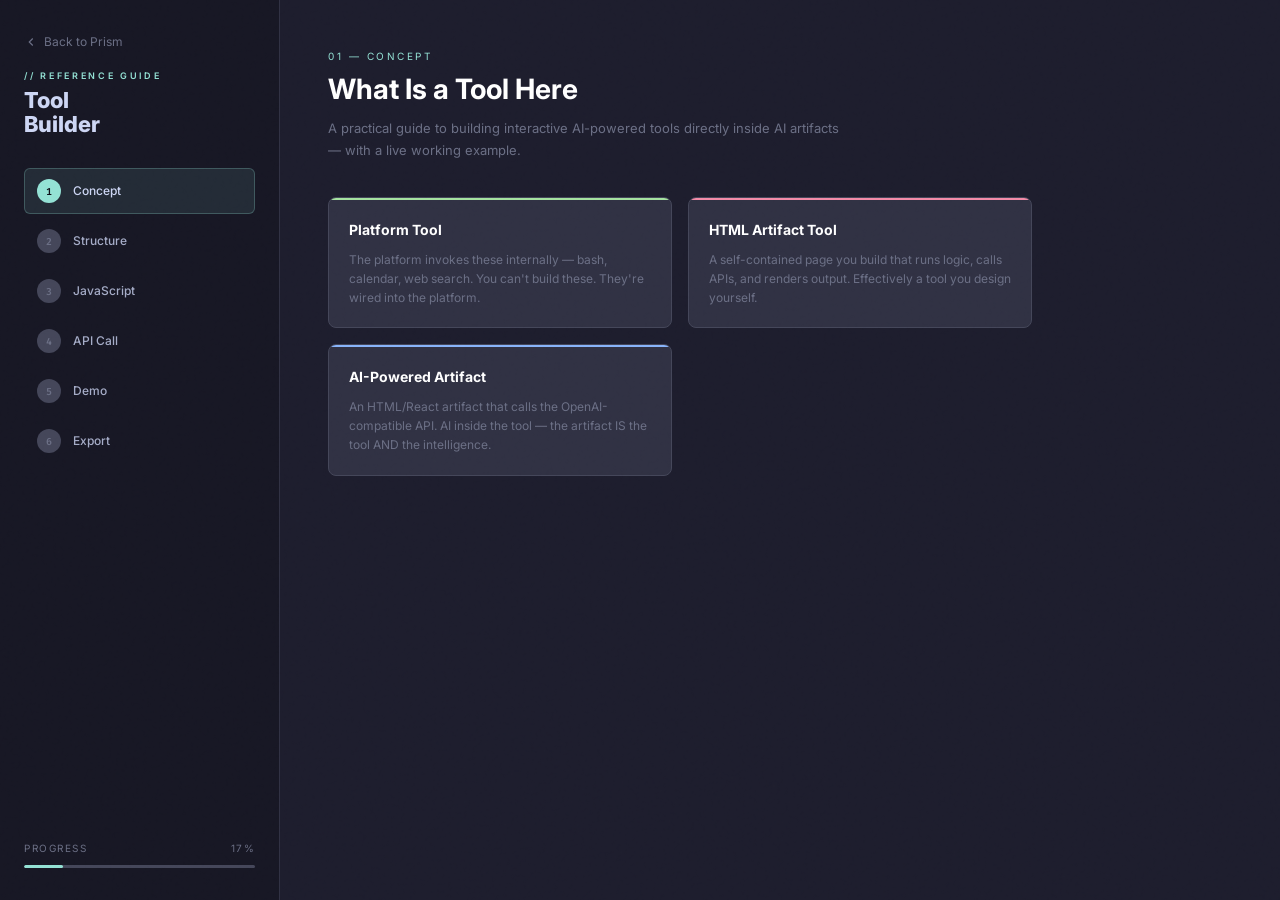
<file: frontend/tool-builder.html>
<!DOCTYPE html>
<html lang="en">
<head>
<meta charset="UTF-8">
<meta name="viewport" content="width=device-width, initial-scale=1.0">
<title>Building Tools — A Practical Guide</title>
<link href="https://fonts.googleapis.com/css2?family=Fira+Code:wght@400;500;600&family=Inter:wght@400;500;600;700;800&display=swap" rel="stylesheet">
<style>
  :root {
    /* Catppuccin Mocha */
    --base:     #1e1e2e;
    --mantle:   #181825;
    --crust:    #11111b;
    --surface0: #313244;
    --surface1: #45475a;
    --surface2: #585b70;
    --overlay0: #6c7086;
    --overlay1: #7f849c;
    --subtext0: #a6adc8;
    --subtext1: #bac2de;
    --text:     #cdd6f4;
    --lavender: #b4befe;
    --blue:     #89b4fa;
    --sapphire: #74c7ec;
    --sky:      #89dceb;
    --teal:     #94e2d5;
    --green:    #a6e3a1;
    --yellow:   #f9e2af;
    --peach:    #fab387;
    --red:      #f38ba8;
    --pink:     #f5c2e7;

    --accent:   var(--teal);
    --muted:    var(--overlay0);
    --accent2:  var(--red);
    --accent3:  var(--sky);
    --success:  var(--green);
    --code-bg:  var(--crust);
    --panel:    var(--surface0);
    --border:   var(--surface1);

    --font-sans: 'Inter', -apple-system, BlinkMacSystemFont, 'Segoe UI', Roboto, sans-serif;
    --font-mono: 'Fira Code', monospace;
  }

  * { box-sizing: border-box; margin: 0; padding: 0; }

  body {
    background: var(--base);
    color: var(--text);
    font-family: var(--font-sans);
    line-height: 1.7;
    min-height: 100vh;
    overflow-x: hidden;
  }

  /* Subtle noise overlay */
  body::after {
    content: '';
    position: fixed;
    inset: 0;
    background-image: url("data:image/svg+xml,%3Csvg viewBox='0 0 256 256' xmlns='http://www.w3.org/2000/svg'%3E%3Cfilter id='noise'%3E%3CfeTurbulence type='fractalNoise' baseFrequency='0.9' numOctaves='4' stitchTiles='stitch'/%3E%3C/filter%3E%3Crect width='100%25' height='100%25' filter='url(%23noise)' opacity='0.03'/%3E%3C/svg%3E");
    pointer-events: none;
    z-index: 999;
    opacity: 0.25;
  }

  /* Layout */
  .layout {
    display: grid;
    grid-template-columns: 280px 1fr;
    min-height: 100vh;
  }

  /* Sidebar */
  .sidebar {
    background: var(--mantle);
    border-right: 1px solid var(--surface0);
    padding: 32px 24px;
    position: sticky;
    top: 0;
    height: 100vh;
    display: flex;
    flex-direction: column;
    gap: 32px;
    overflow-y: auto;
  }

  .logo {
    display: flex;
    flex-direction: column;
    gap: 4px;
  }

  .logo-tag {
    font-size: 9px;
    letter-spacing: 0.3em;
    text-transform: uppercase;
    color: var(--teal);
    font-weight: 600;
  }

  .logo-title {
    font-family: 'Inter', sans-serif;
    font-size: 22px;
    font-weight: 800;
    color: var(--text);
    line-height: 1.1;
  }

  /* Steps nav */
  .steps-nav {
    display: flex;
    flex-direction: column;
    gap: 4px;
  }

  .step-item {
    display: flex;
    align-items: center;
    gap: 12px;
    padding: 10px 12px;
    border-radius: 6px;
    cursor: pointer;
    transition: all 0.15s;
    border: 1px solid transparent;
  }

  .step-item:hover { background: var(--surface0); }

  .step-item.active {
    background: rgba(148,226,213,0.10);
    border-color: rgba(148,226,213,0.25);
  }

  .step-item.completed .step-num { background: var(--green); color: var(--crust); }

  .step-num {
    width: 24px; height: 24px;
    border-radius: 50%;
    background: var(--surface1);
    color: var(--overlay0);
    font-size: 10px;
    font-weight: 600;
    display: flex;
    align-items: center;
    justify-content: center;
    flex-shrink: 0;
    transition: all 0.2s;
    font-family: var(--font-mono);
  }

  .step-item.active .step-num {
    background: var(--teal);
    color: var(--crust);
  }

  .step-label {
    font-size: 12px;
    color: var(--subtext0);
    transition: color 0.15s;
    font-weight: 500;
  }

  .step-item.active .step-label,
  .step-item.completed .step-label { color: var(--text); }

  /* Progress */
  .progress-wrap {
    margin-top: auto;
  }

  .progress-label {
    font-size: 10px;
    letter-spacing: 0.15em;
    text-transform: uppercase;
    color: var(--overlay0);
    margin-bottom: 8px;
    display: flex;
    justify-content: space-between;
  }

  .progress-bar {
    height: 3px;
    background: var(--surface1);
    border-radius: 2px;
    overflow: hidden;
  }

  .progress-fill {
    height: 100%;
    background: var(--teal);
    border-radius: 2px;
    transition: width 0.4s ease;
  }

  /* Main content */
  .main {
    padding: 48px;
    max-width: 800px;
  }

  /* Step panels */
  .step-panel { display: none; }
  .step-panel.active { display: block; }

  .step-header {
    margin-bottom: 36px;
  }

  .step-eyebrow {
    font-size: 10px;
    letter-spacing: 0.25em;
    text-transform: uppercase;
    color: var(--teal);
    margin-bottom: 8px;
  }

  .step-title {
    font-family: var(--font-sans);
    font-size: 28px;
    font-weight: 700;
    color: #fff;
    line-height: 1.2;
    margin-bottom: 10px;
  }

  .step-desc {
    font-size: 13px;
    color: var(--overlay0);
    line-height: 1.7;
    max-width: 520px;
  }

  /* Concept cards */
  .concept-grid {
    display: grid;
    grid-template-columns: repeat(auto-fit, minmax(260px, 1fr));
    gap: 16px;
    margin-bottom: 32px;
  }

  .concept-card {
    background: var(--surface0);
    border: 1px solid var(--surface1);
    border-radius: 8px;
    padding: 20px;
    position: relative;
    overflow: hidden;
    transition: border-color 0.2s;
  }

  .concept-card::before {
    content: '';
    position: absolute;
    top: 0; left: 0; right: 0;
    height: 2px;
  }

  .concept-card.green::before { background: var(--green); }
  .concept-card.red::before { background: var(--red); }
  .concept-card.blue::before { background: var(--blue); }

  .concept-card:hover { border-color: var(--surface2); }

  .concept-card h3 {
    font-family: var(--font-sans);
    font-size: 14px;
    font-weight: 700;
    margin-bottom: 8px;
    color: #fff;
  }

  .concept-card p {
    font-size: 12px;
    color: var(--overlay0);
    line-height: 1.6;
  }

  /* Code block */
  .code-block {
    background: var(--crust);
    border: 1px solid var(--surface1);
    border-radius: 8px;
    overflow: hidden;
    margin: 16px 0;
    font-size: 12px;
  }

  .code-header {
    background: var(--surface0);
    border-bottom: 1px solid var(--surface1);
    padding: 10px 16px;
    display: flex;
    align-items: center;
    justify-content: space-between;
  }

  .code-header .lang {
    font-size: 10px;
    letter-spacing: 0.15em;
    text-transform: uppercase;
    color: var(--overlay0);
  }

  .code-header .dots {
    display: flex;
    gap: 6px;
  }

  .dot {
    width: 10px; height: 10px;
    border-radius: 50%;
  }

  .dot.r { background: #ff5f57; }
  .dot.y { background: #febc2e; }
  .dot.g { background: #28c840; }

  pre {
    padding: 20px;
    overflow-x: auto;
    color: var(--text);
    white-space: pre;
    font-family: var(--font-mono);
  }

  code {
    background: var(--crust);
    padding: 2px 6px;
    border-radius: 4px;
    font-family: var(--font-mono);
    font-size: 0.9em;
    color: var(--teal);
  }

  .kw { color: #c792ea; }
  .fn { color: var(--sky); }
  .str { color: var(--teal); }
  .cm { color: var(--overlay0); font-style: italic; }
  .num { color: var(--peach); }
  .key { color: var(--red); }

  /* Flow diagram */
  .flow {
    display: flex;
    align-items: center;
    gap: 0;
    margin: 24px 0;
    overflow-x: auto;
    padding: 8px 0;
  }

  .flow-step {
    background: var(--surface0);
    border: 1px solid var(--surface1);
    border-radius: 6px;
    padding: 12px 16px;
    font-size: 11px;
    text-align: center;
    min-width: 110px;
    flex-shrink: 0;
  }

  .flow-step .step-num {
    font-size: 9px;
    color: var(--teal);
    letter-spacing: 0.2em;
    margin-bottom: 4px;
  }

  .flow-step .step-label {
    color: var(--text);
    font-weight: 600;
  }

  .flow-arrow {
    color: var(--overlay0);
    padding: 0 6px;
    font-size: 14px;
    flex-shrink: 0;
  }

  /* Live demo */
  .demo-panel {
    background: var(--surface0);
    border: 1px solid var(--surface1);
    border-radius: 12px;
    overflow: hidden;
  }

  .demo-header {
    padding: 16px 20px;
    border-bottom: 1px solid var(--surface1);
    display: flex;
    align-items: center;
    justify-content: space-between;
  }

  .demo-title {
    font-size: 12px;
    color: var(--teal);
    letter-spacing: 0.15em;
    text-transform: uppercase;
  }

  .status-dot {
    width: 8px; height: 8px;
    border-radius: 50%;
    background: var(--teal);
    box-shadow: 0 0 8px var(--teal);
    animation: pulse 2s infinite;
  }

  @keyframes pulse {
    0%, 100% { opacity: 1; }
    50% { opacity: 0.4; }
  }

  .demo-body {
    padding: 20px;
  }

  .input-row {
    display: flex;
    gap: 10px;
    margin-bottom: 16px;
  }

  input[type="text"] {
    flex: 1;
    background: var(--crust);
    border: 1px solid var(--surface1);
    border-radius: 6px;
    padding: 10px 14px;
    color: var(--text);
    font-family: var(--font-mono);
    font-size: 13px;
    outline: none;
    transition: border-color 0.2s;
  }

  input[type="text"]:focus { border-color: var(--teal); }

  button {
    background: var(--teal);
    color: var(--crust);
    border: none;
    border-radius: 6px;
    padding: 10px 20px;
    font-family: var(--font-mono);
    font-size: 12px;
    font-weight: 600;
    letter-spacing: 0.05em;
    cursor: pointer;
    transition: opacity 0.2s, transform 0.1s;
    white-space: nowrap;
  }

  button:hover { opacity: 0.85; }
  button:active { transform: scale(0.97); }
  button:disabled { opacity: 0.4; cursor: not-allowed; }

  .output-box {
    background: var(--crust);
    border: 1px solid var(--surface1);
    border-radius: 6px;
    padding: 16px;
    min-height: 80px;
    font-size: 13px;
    line-height: 1.7;
    color: var(--text);
    white-space: pre-wrap;
    position: relative;
    font-family: var(--font-mono);
  }

  .output-box.loading::after {
    content: '▋';
    animation: blink 0.7s infinite;
  }

  @keyframes blink {
    0%, 100% { opacity: 1; }
    50% { opacity: 0; }
  }

  .placeholder {
    color: var(--overlay0);
    font-style: italic;
  }

  /* Anatomy section */
  .anatomy {
    display: grid;
    gap: 12px;
  }

  .anatomy-row {
    display: grid;
    grid-template-columns: 140px 1fr;
    gap: 16px;
    align-items: start;
    padding: 14px;
    background: var(--surface0);
    border: 1px solid var(--surface1);
    border-radius: 6px;
  }

  .anatomy-key {
    font-size: 11px;
    color: var(--red);
    font-weight: 600;
    letter-spacing: 0.1em;
    padding-top: 2px;
    font-family: var(--font-mono);
  }

  .anatomy-val {
    font-size: 12px;
    color: var(--overlay0);
    line-height: 1.6;
  }

  /* Tips */
  .tips {
    display: grid;
    gap: 10px;
  }

  .tip {
    display: flex;
    gap: 12px;
    font-size: 13px;
    color: var(--overlay0);
    padding: 12px 16px;
    background: var(--surface0);
    border: 1px solid var(--surface1);
    border-radius: 6px;
    line-height: 1.5;
  }

  .tip .icon {
    color: var(--teal);
    flex-shrink: 0;
  }

  .tip strong { color: var(--text); }

  /* Footer */
  .footer {
    margin-top: 48px;
    padding-top: 24px;
    border-top: 1px solid var(--surface1);
    font-size: 11px;
    color: var(--overlay0);
    letter-spacing: 0.1em;
  }

  /* Responsive */
  @media (max-width: 768px) {
    .layout { grid-template-columns: 1fr; }
    .sidebar { position: static; height: auto; border-right: none; border-bottom: 1px solid var(--surface0); }
    .main { padding: 24px; }
  }
</style>
</head>
<body>
<div class="layout">

  <!-- Sidebar -->
  <aside class="sidebar">
    <div class="logo">
      <a href="/" class="back-link" title="Back to Prism UI" style="text-decoration:none;color:var(--muted);font-size:.75rem;display:flex;align-items:center;gap:.35rem;margin-bottom:.75rem;transition:color .15s;" onmouseover="this.style.color='var(--accent)'" onmouseout="this.style.color='var(--muted)'">
        <svg width="14" height="14" viewBox="0 0 24 24" fill="none" stroke="currentColor" stroke-width="2"><polyline points="15 18 9 12 15 6"></polyline></svg> Back to Prism
      </a>
      <div class="logo-tag">// Reference Guide</div>
      <div class="logo-title">Tool<br>Builder</div>
    </div>

    <nav class="steps-nav" id="stepsNav">
      <div class="step-item active" data-step="1" onclick="goToStep(1)">
        <div class="step-num">1</div>
        <div class="step-label">Concept</div>
      </div>
      <div class="step-item" data-step="2" onclick="goToStep(2)">
        <div class="step-num">2</div>
        <div class="step-label">Structure</div>
      </div>
      <div class="step-item" data-step="3" onclick="goToStep(3)">
        <div class="step-num">3</div>
        <div class="step-label">JavaScript</div>
      </div>
      <div class="step-item" data-step="4" onclick="goToStep(4)">
        <div class="step-num">4</div>
        <div class="step-label">API Call</div>
      </div>
      <div class="step-item" data-step="5" onclick="goToStep(5)">
        <div class="step-num">5</div>
        <div class="step-label">Demo</div>
      </div>
      <div class="step-item" data-step="6" onclick="goToStep(6)">
        <div class="step-num">6</div>
        <div class="step-label">Export</div>
      </div>
    </nav>

    <div class="progress-wrap">
      <div class="progress-label">
        <span>Progress</span>
        <span id="progressPct">0%</span>
      </div>
      <div class="progress-bar">
        <div class="progress-fill" id="progressFill" style="width:0%"></div>
      </div>
    </div>
  </aside>

  <!-- Main -->
  <main class="main">

    <!-- Step 1: Concept -->
    <div class="step-panel active" id="step1">
      <div class="step-header">
        <div class="step-eyebrow">01 — Concept</div>
        <h1 class="step-title">What Is a Tool Here</h1>
        <p class="step-desc">A practical guide to building interactive AI-powered tools directly inside AI artifacts — with a live working example.</p>
      </div>

      <div class="concept-grid">
        <div class="concept-card green">
          <h3>Platform Tool</h3>
          <p>The platform invokes these internally — bash, calendar, web search. You can't build these. They're wired into the platform.</p>
        </div>
        <div class="concept-card red">
          <h3>HTML Artifact Tool</h3>
          <p>A self-contained page you build that runs logic, calls APIs, and renders output. Effectively a tool you design yourself.</p>
        </div>
        <div class="concept-card blue">
          <h3>AI-Powered Artifact</h3>
          <p>An HTML/React artifact that calls the OpenAI-compatible API. AI inside the tool — the artifact IS the tool AND the intelligence.</p>
        </div>
      </div>
    </div>

    <!-- Step 2: Structure -->
    <div class="step-panel" id="step2">
      <div class="step-header">
        <div class="step-eyebrow">02 — Structure</div>
        <h1 class="step-title">The Request Flow</h1>
      </div>

      <div class="flow">
        <div class="flow-step">
          <div class="step-num">USER</div>
          <div class="step-label">Types Input</div>
        </div>
        <div class="flow-arrow">→</div>
        <div class="flow-step">
          <div class="step-num">JS</div>
          <div class="step-label">Fetch Call</div>
        </div>
        <div class="flow-arrow">→</div>
        <div class="flow-step">
          <div class="step-num">API</div>
          <div class="step-label">OpenAI-compatible /v1/chat</div>
        </div>
        <div class="flow-arrow">→</div>
        <div class="flow-step">
          <div class="step-num">RESPONSE</div>
          <div class="step-label">JSON → Parse</div>
        </div>
        <div class="flow-arrow">→</div>
        <div class="flow-step">
          <div class="step-num">DOM</div>
          <div class="step-label">Render Output</div>
        </div>
      </div>
    </div>

    <!-- Step 3: JavaScript -->
    <div class="step-panel" id="step3">
      <div class="step-header">
        <div class="step-eyebrow">03 — JavaScript</div>
        <h1 class="step-title">API Call Anatomy</h1>
      </div>

      <div class="code-block">
        <div class="code-header">
          <div class="dots"><div class="dot r"></div><div class="dot y"></div><div class="dot g"></div></div>
          <div class="lang">JavaScript</div>
        </div>
        <pre><span class="kw">const</span> <span class="fn">callLLM</span> = <span class="kw">async</span> (userInput) => {
  <span class="kw">const</span> response = <span class="kw">await</span> <span class="fn">fetch</span>(<span class="str">"http://127.0.0.1:8080/v1/chat/completions"</span>, {
    method: <span class="str">"POST"</span>,
    headers: {
      <span class="str">"Content-Type"</span>: <span class="str">"application/json"</span>
      <span class="cm">// API key injected by platform — never hardcode it</span>
    },
    body: <span class="fn">JSON.stringify</span>({
      model: <span class="str">"local-model"</span>,   <span class="cm">// Use your local endpoint</span>
      max_tokens: <span class="num">1000</span>,
      system: <span class="str">"You are a specialist tool. Respond only in JSON."</span>,
      messages: [
        { role: <span class="str">"user"</span>, content: userInput }
      ]
    })
  });

  <span class="kw">const</span> data = <span class="kw">await</span> response.<span class="fn">json</span>();

  <span class="cm">// Extract text from content blocks</span>
  <span class="kw">return</span> data.content
    .<span class="fn">filter</span>(block => block.type === <span class="str">"text"</span>)
    .<span class="fn">map</span>(block => block.text)
    .<span class="fn">join</span>(<span class="str">""</span>);
};</pre>
      </div>

      <div class="anatomy">
        <div class="anatomy-row">
          <div class="anatomy-key">model</div>
          <div class="anatomy-val">Always <code>local-model</code>. Use whatever model your endpoint serves.</div>
        </div>
        <div class="anatomy-row">
          <div class="anatomy-key">max_tokens</div>
          <div class="anatomy-val">Set to 1000. Sufficient for most tool outputs. Raise it if you're generating long structured content.</div>
        </div>
        <div class="anatomy-row">
          <div class="anatomy-key">system</div>
          <div class="anatomy-val">This is where you define the tool's behaviour. Be explicit. "Only respond in JSON." "You are a regex generator." etc.</div>
        </div>
        <div class="anatomy-row">
          <div class="anatomy-key">messages</div>
          <div class="anatomy-val">Array of turns. For a single-shot tool: one user message. For multi-turn: accumulate the full history in state.</div>
        </div>
        <div class="anatomy-row">
          <div class="anatomy-key">API key</div>
          <div class="anatomy-val">Never pass it — the Prism UI platform injects it automatically. Hardcoding it is both pointless and a security fail.</div>
        </div>
      </div>
    </div>

    <!-- Step 4: API Call -->
    <div class="step-panel" id="step4">
      <div class="step-header">
        <div class="step-eyebrow">04 — API Call</div>
        <h1 class="step-title">Build It Yourself</h1>
      </div>

      <div class="code-block">
        <div class="code-header">
          <div class="dots"><div class="dot r"></div><div class="dot y"></div><div class="dot g"></div></div>
          <div class="lang">HTML Skeleton — Copy &amp; Adapt</div>
        </div>
        <pre><span class="cm">&lt;!-- Minimal AI tool skeleton --&gt;</span>
&lt;<span class="key">button</span> <span class="fn">onclick</span>=<span class="str">"run()"</span>&gt;Go&lt;/<span class="key">button</span>&gt;
&lt;<span class="key">div</span> <span class="fn">id</span>=<span class="str">"out"</span>&gt;&lt;/<span class="key">div</span>&gt;

&lt;<span class="key">script</span>&gt;
<span class="kw">async function</span> <span class="fn">run</span>() {
  <span class="kw">const</span> userInput = <span class="str">"your prompt here"</span>;

  <span class="kw">const</span> res = <span class="kw">await</span> <span class="fn">fetch</span>(<span class="str">"https://api.anthropic.com/v1/messages"</span>, {
    method: <span class="str">"POST"</span>,
    headers: { <span class="str">"Content-Type"</span>: <span class="str">"application/json"</span> },
    body: <span class="fn">JSON.stringify</span>({
      model: <span class="str">"local-model"</span>,
      max_tokens: <span class="num">1000</span>,
      system: <span class="str">"Your tool's personality and rules go here."</span>,
      messages: [{ role: <span class="str">"user"</span>, content: userInput }]
    })
  });

  <span class="kw">const</span> data = <span class="kw">await</span> res.<span class="fn">json</span>();
  <span class="kw">const</span> text = data.content.<span class="fn">filter</span>(b => b.type===<span class="str">"text"</span>).<span class="fn">map</span>(b=>b.text).<span class="fn">join</span>(<span class="str">""</span>);

  document.<span class="fn">getElementById</span>(<span class="str">"out"</span>).textContent = text;
}
&lt;/<span class="key">script</span>&gt;</pre>
      </div>
    </div>

    <!-- Step 5: Demo -->
    <div class="step-panel" id="step5">
      <div class="step-header">
        <div class="step-eyebrow">05 — Demo</div>
        <h1 class="step-title">Live Demo Tool</h1>
      </div>

      <p style="font-size:13px; color:var(--muted); margin-bottom:16px;">This artifact IS the example. The button below fires a real API call to the LLM to explain any technical term you type:</p>

      <div class="demo-panel">
        <div class="demo-header">
          <div class="demo-title">// Term Explainer Tool</div>
          <div class="status-dot"></div>
        </div>
        <div class="demo-body">
          <div class="input-row">
            <input type="text" id="termInput" placeholder="Type a technical term, e.g. MQTT, LoRa, virtiofs..." />
            <button id="runBtn" onclick="explain()">Run →</button>
          </div>
          <div class="output-box" id="output">
            <span class="placeholder">Output appears here after the API call...</span>
          </div>
        </div>
      </div>
    </div>

    <!-- Step 6: Export -->
    <div class="step-panel" id="step6">
      <div class="step-header">
        <div class="step-eyebrow">06 — Export</div>
        <h1 class="step-title">Practical Tips</h1>
      </div>

      <div class="tips">
        <div class="tip">
          <span class="icon">◆</span>
          <span><strong>System prompt is everything.</strong> The more specific your system prompt, the more predictable and useful the output. Vague system prompts produce vague tools.</span>
        </div>
        <div class="tip">
          <span class="icon">◆</span>
          <span><strong>Force JSON output</strong> when you need structured data. Tell the model explicitly: "Respond ONLY with valid JSON, no markdown fences, no preamble."</span>
        </div>
        <div class="tip">
          <span class="icon">◆</span>
          <span><strong>No localStorage in Prism UI artifacts.</strong> Use JS variables and React state instead. Data doesn't persist between page loads here.</span>
        </div>
        <div class="tip">
          <span class="icon">◆</span>
          <span><strong>Multi-turn?</strong> Maintain a <code>history</code> array in state and pass it as the full <code>messages</code> array on each call. The API is stateless — you carry the memory.</span>
        </div>
        <div class="tip">
          <span class="icon">◆</span>
          <span><strong>React vs HTML.</strong> HTML for simple, self-contained tools. React for anything with meaningful state, multiple components, or real-time updates.</span>
        </div>
        <div class="tip">
          <span class="icon">◆</span>
          <span><strong>Always handle errors.</strong> Wrap fetch in try/catch. The API can return error objects — check <code>data.error</code> before accessing <code>data.content</code>.</span>
        </div>
      </div>

      <div class="footer">
        // Local model · OpenAI-compatible API · Built as a self-demonstrating guide
      </div>
    </div>

  </main>
</div>

<script>
  // Navigation state
  const state = {
    currentStep: 1,
    totalSteps: 6,
    viewedSteps: new Set([1])
  };

  function goToStep(n) {
    document.querySelectorAll('.step-panel').forEach(p => p.classList.remove('active'));
    document.querySelectorAll('.step-item').forEach(i => i.classList.remove('active'));
    document.getElementById('step' + n).classList.add('active');
    document.querySelector('[data-step="' + n + '"]').classList.add('active');
    state.currentStep = n;
    state.viewedSteps.add(n);
    updateProgress();
  }

  function updateProgress() {
    const pct = Math.round((state.viewedSteps.size / state.totalSteps) * 100);
    document.getElementById('progressFill').style.width = pct + '%';
    document.getElementById('progressPct').textContent = pct + '%';
    state.viewedSteps.forEach(s => {
      const item = document.querySelector('[data-step="' + s + '"]');
      if (item) item.classList.add('completed');
    });
  }

  // Initialise progress
  updateProgress();

  // Live demo
  async function explain() {
    const input = document.getElementById('termInput').value.trim();
    const output = document.getElementById('output');
    const btn = document.getElementById('runBtn');

    if (!input) {
      output.innerHTML = '<span class="placeholder">Type something first...</span>';
      return;
    }

    btn.disabled = true;
    btn.textContent = 'Running...';
    output.textContent = '';
    output.classList.add('loading');

    try {
      const response = await fetch("https://api.anthropic.com/v1/messages", {
        method: "POST",
        headers: { "Content-Type": "application/json" },
        body: JSON.stringify({
          model: "local-model",
          max_tokens: 1000,
          system: "You are a brutally concise technical explainer. When given a term, explain it in 2-4 sentences: what it is, what problem it solves, and one concrete example of it in use. No fluff, no markdown headers, no bullet points. Plain prose only.",
          messages: [{ role: "user", content: `Explain: ${input}` }]
        })
      });

      const data = await response.json();

      if (data.error) {
        output.textContent = `API Error: ${data.error.message}`;
      } else {
        const text = data.content
          .filter(b => b.type === "text")
          .map(b => b.text)
          .join("");
        output.textContent = text;
      }
    } catch (err) {
      output.textContent = `Network error: ${err.message}`;
    } finally {
      output.classList.remove('loading');
      btn.disabled = false;
      btn.textContent = 'Run →';
    }
  }

  document.getElementById('termInput').addEventListener('keydown', e => {
    if (e.key === 'Enter') explain();
  });
</script>
</body>
</html>
</file>
